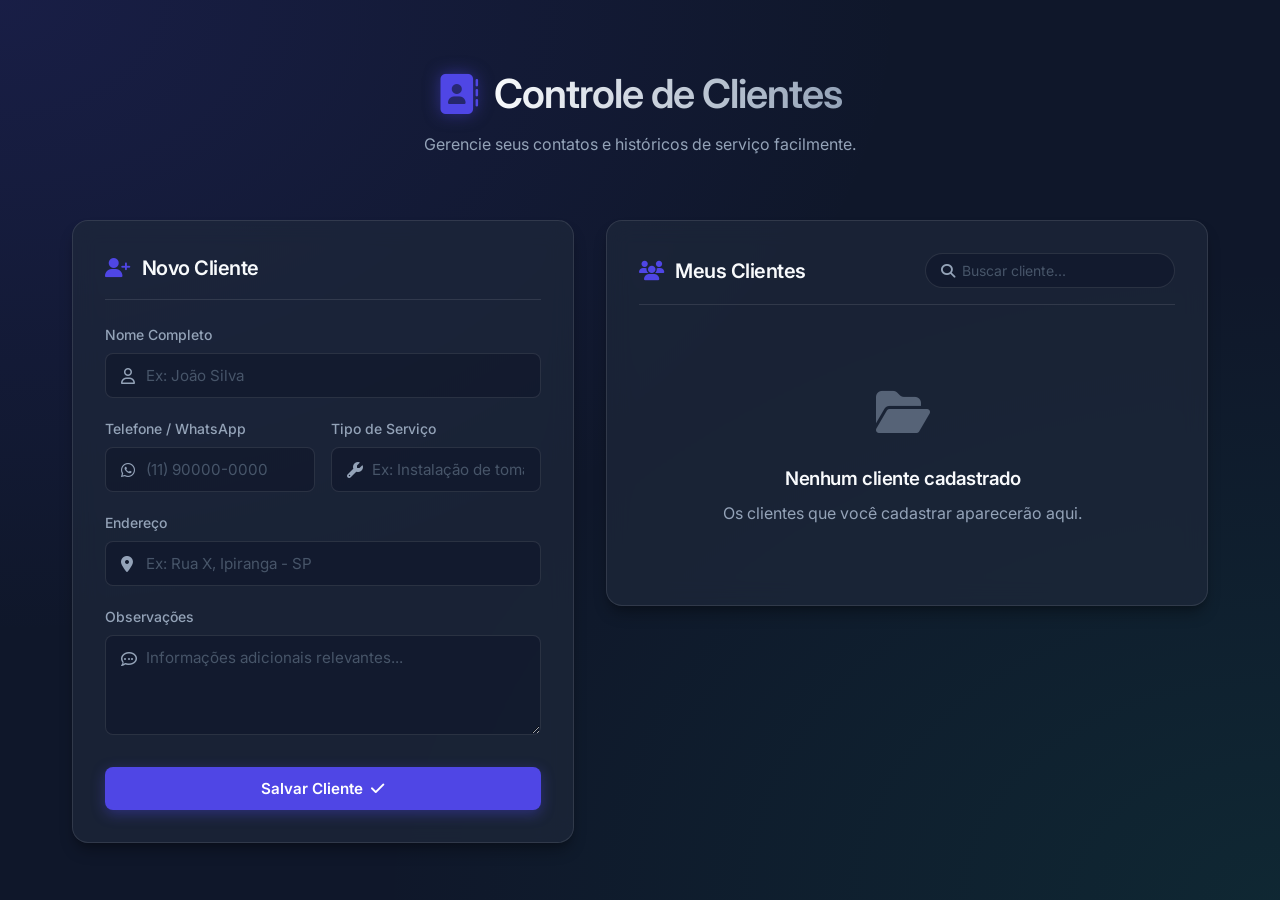
<file: index.html>
<!DOCTYPE html>
<html lang="pt-BR">
<head>
    <meta charset="UTF-8">
    <meta name="viewport" content="width=device-width, initial-scale=1.0">
    <title>Cadastro de Clientes - MEI</title>
    <!-- Font Awesome for icons -->
    <link rel="stylesheet" href="https://cdnjs.cloudflare.com/ajax/libs/font-awesome/6.4.0/css/all.min.css">
    <!-- Google Fonts: Inter -->
    <link href="https://fonts.googleapis.com/css2?family=Inter:wght@300;400;500;600;700&display=swap" rel="stylesheet">
    <link rel="stylesheet" href="style.css">
</head>
<body>
    <div class="app-container">
        <!-- Header -->
        <header class="app-header">
            <div class="logo">
                <i class="fa-solid fa-address-book"></i>
                <h1>Controle de Clientes</h1>
            </div>
            <p class="subtitle">Gerencie seus contatos e históricos de serviço facilmente.</p>
        </header>

        <main class="main-content">
            <!-- Form Section -->
            <section class="form-section">
                <div class="card glass-effect">
                    <h2><i class="fa-solid fa-user-plus"></i> Novo Cliente</h2>
                    <form id="clientForm">
                        <input type="hidden" id="clientId">
                        
                        <div class="form-group">
                            <label for="clientName">Nome Completo</label>
                            <div class="input-wrapper">
                                <i class="fa-regular fa-user"></i>
                                <input type="text" id="clientName" placeholder="Ex: João Silva" required>
                            </div>
                        </div>

                        <div class="form-row">
                            <div class="form-group">
                                <label for="clientPhone">Telefone / WhatsApp</label>
                                <div class="input-wrapper">
                                    <i class="fa-brands fa-whatsapp"></i>
                                    <input type="tel" id="clientPhone" placeholder="(11) 90000-0000" required>
                                </div>
                            </div>

                            <div class="form-group">
                                <label for="clientService">Tipo de Serviço</label>
                                <div class="input-wrapper">
                                    <i class="fa-solid fa-wrench"></i>
                                    <input type="text" id="clientService" placeholder="Ex: Instalação de tomada" required>
                                </div>
                            </div>
                        </div>

                        <div class="form-group">
                            <label for="clientAddress">Endereço</label>
                            <div class="input-wrapper">
                                <i class="fa-solid fa-location-dot"></i>
                                <input type="text" id="clientAddress" placeholder="Ex: Rua X, Ipiranga - SP" required>
                            </div>
                        </div>

                        <div class="form-group">
                            <label for="clientNotes">Observações</label>
                            <div class="input-wrapper align-top">
                                <i class="fa-regular fa-comment-dots"></i>
                                <textarea id="clientNotes" rows="3" placeholder="Informações adicionais relevantes..."></textarea>
                            </div>
                        </div>

                        <div class="form-actions">
                            <button type="submit" class="btn btn-primary" id="saveBtn">
                                <span class="btn-text">Salvar Cliente</span>
                                <i class="fa-solid fa-check"></i>
                            </button>
                            <button type="button" class="btn btn-secondary" id="cancelBtn" style="display: none;">
                                Cancelar
                            </button>
                        </div>
                    </form>
                </div>
            </section>

            <!-- List Section -->
            <section class="list-section">
                <div class="card">
                    <div class="list-header">
                        <h2><i class="fa-solid fa-users"></i> Meus Clientes</h2>
                        <div class="search-box">
                            <i class="fa-solid fa-search"></i>
                            <input type="text" id="searchInput" placeholder="Buscar cliente...">
                        </div>
                    </div>
                    
                    <div class="clients-container">
                        <!-- Empty State -->
                        <div id="emptyState" class="empty-state">
                            <div class="empty-icon">
                                <i class="fa-solid fa-folder-open"></i>
                            </div>
                            <h3>Nenhum cliente cadastrado</h3>
                            <p>Os clientes que você cadastrar aparecerão aqui.</p>
                        </div>

                        <!-- Clients List -->
                        <ul id="clientsList" class="clients-list">
                            <!-- Client cards will be dynamically injected here -->
                        </ul>
                    </div>
                </div>
            </section>
        </main>
    </div>

    <script src="script.js"></script>
</body>
</html>
</file>
<file: style.css>
/* =========================================================================
   Design System & Variables
   ========================================================================= */
:root {
    /* Colors */
    --primary-color: #4F46E5; /* Indigo */
    --primary-hover: #4338CA;
    --background-color: #0F172A; /* Slate 900 */
    --card-background: rgba(30, 41, 59, 0.7); /* Slate 800 with opacity */
    --text-primary: #F8FAFC; /* Slate 50 */
    --text-secondary: #94A3B8; /* Slate 400 */
    --border-color: rgba(255, 255, 255, 0.1);
    
    /* Input Colors */
    --input-bg: rgba(15, 23, 42, 0.6);
    --input-focus-border: var(--primary-color);
    --input-focus-glow: rgba(79, 70, 229, 0.2);

    /* State Colors */
    --error-color: #EF4444; /* Red 500 */
    --success-color: #10B981; /* Emerald 500 */
    
    /* Glassmorphism */
    --glass-blur: blur(12px);
    
    /* Shadows & Radii */
    --shadow-sm: 0 1px 2px 0 rgba(0, 0, 0, 0.05);
    --shadow-md: 0 4px 6px -1px rgba(0, 0, 0, 0.1), 0 2px 4px -1px rgba(0, 0, 0, 0.06);
    --shadow-lg: 0 10px 15px -3px rgba(0, 0, 0, 0.3), 0 4px 6px -2px rgba(0, 0, 0, 0.15);
    --radius-sm: 0.375rem;
    --radius-md: 0.5rem;
    --radius-lg: 1rem;
    --radius-full: 9999px;
    
    /* Transitions */
    --transition-fast: 150ms ease-in-out;
    --transition-normal: 250ms ease-in-out;
}

/* =========================================================================
   Reset & Base Styles
   ========================================================================= */
* {
    margin: 0;
    padding: 0;
    box-sizing: border-box;
}

body {
    font-family: 'Inter', -apple-system, BlinkMacSystemFont, "Segoe UI", Roboto, Helvetica, Arial, sans-serif;
    background-color: var(--background-color);
    background-image: 
        radial-gradient(at 0% 0%, rgba(79, 70, 229, 0.15) 0px, transparent 50%),
        radial-gradient(at 100% 100%, rgba(16, 185, 129, 0.1) 0px, transparent 50%);
    background-attachment: fixed;
    color: var(--text-primary);
    line-height: 1.5;
    min-height: 100vh;
}

/* =========================================================================
   Typography & Utilities
   ========================================================================= */
h1, h2, h3, h4, h5, h6 {
    font-weight: 600;
    letter-spacing: -0.025em;
    color: var(--text-primary);
}

.subtitle {
    color: var(--text-secondary);
    font-size: 1rem;
    margin-top: 0.5rem;
}

/* =========================================================================
   Layout Containers
   ========================================================================= */
.app-container {
    max-width: 1200px;
    margin: 0 auto;
    padding: 2rem;
    display: flex;
    flex-direction: column;
    gap: 2rem;
}

.app-header {
    text-align: center;
    padding: 2rem 0;
}

.logo {
    display: flex;
    align-items: center;
    justify-content: center;
    gap: 1rem;
    margin-bottom: 0.5rem;
}

.logo i {
    font-size: 2.5rem;
    color: var(--primary-color);
    filter: drop-shadow(0 0 8px rgba(79, 70, 229, 0.5));
}

.logo h1 {
    font-size: 2.5rem;
    background: linear-gradient(to right, #F8FAFC, #94A3B8);
    -webkit-background-clip: text;
    -webkit-text-fill-color: transparent;
}

.main-content {
    display: grid;
    grid-template-columns: 1fr 1.2fr;
    gap: 2rem;
    align-items: start;
}

@media (max-width: 992px) {
    .main-content {
        grid-template-columns: 1fr;
    }
}

/* =========================================================================
   Cards (Glassmorphism)
   ========================================================================= */
.card {
    background: var(--card-background);
    backdrop-filter: var(--glass-blur);
    -webkit-backdrop-filter: var(--glass-blur);
    border: 1px solid var(--border-color);
    border-radius: var(--radius-lg);
    padding: 2rem;
    box-shadow: var(--shadow-lg);
    transition: transform var(--transition-normal), box-shadow var(--transition-normal);
}

.card h2 {
    display: flex;
    align-items: center;
    gap: 0.75rem;
    margin-bottom: 1.5rem;
    font-size: 1.25rem;
    padding-bottom: 1rem;
    border-bottom: 1px solid var(--border-color);
}

.card h2 i {
    color: var(--primary-color);
}

.list-header {
    display: flex;
    justify-content: space-between;
    align-items: center;
    border-bottom: 1px solid var(--border-color);
    padding-bottom: 1rem;
    margin-bottom: 1.5rem;
}

.list-header h2 {
    border-bottom: none;
    margin-bottom: 0;
    padding-bottom: 0;
}

/* =========================================================================
   Forms & Inputs
   ========================================================================= */
.form-group {
    margin-bottom: 1.25rem;
}

.form-row {
    display: grid;
    grid-template-columns: 1fr 1fr;
    gap: 1rem;
}

@media (max-width: 640px) {
    .form-row {
        grid-template-columns: 1fr;
    }
}

label {
    display: block;
    font-size: 0.875rem;
    font-weight: 500;
    color: var(--text-secondary);
    margin-bottom: 0.5rem;
}

.input-wrapper {
    position: relative;
    display: flex;
    align-items: center;
}

.input-wrapper i {
    position: absolute;
    left: 1rem;
    color: var(--text-secondary);
    transition: color var(--transition-fast);
}

.input-wrapper.align-top i {
    top: 1rem;
}

input, textarea {
    width: 100%;
    background-color: var(--input-bg);
    border: 1px solid var(--border-color);
    color: var(--text-primary);
    border-radius: var(--radius-md);
    padding: 0.75rem 1rem 0.75rem 2.5rem;
    font-family: inherit;
    font-size: 0.95rem;
    transition: all var(--transition-fast);
}

textarea {
    resize: vertical;
    min-height: 100px;
}

input:focus, textarea:focus {
    outline: none;
    border-color: var(--input-focus-border);
    box-shadow: 0 0 0 3px var(--input-focus-glow);
    background-color: rgba(30, 41, 59, 0.9);
}

input:focus + i, textarea:focus + i,
.input-wrapper:focus-within i {
    color: var(--primary-color);
}

input::placeholder, textarea::placeholder {
    color: #475569;
}

.search-box {
    position: relative;
    width: 250px;
}

.search-box input {
    border-radius: var(--radius-full);
    padding: 0.5rem 1rem 0.5rem 2.25rem;
    font-size: 0.875rem;
}

.search-box i {
    position: absolute;
    left: 1rem;
    top: 50%;
    transform: translateY(-50%);
    color: var(--text-secondary);
    font-size: 0.875rem;
}

/* =========================================================================
   Buttons
   ========================================================================= */
.form-actions {
    display: flex;
    gap: 1rem;
    margin-top: 2rem;
}

.btn {
    display: inline-flex;
    align-items: center;
    justify-content: center;
    gap: 0.5rem;
    padding: 0.75rem 1.5rem;
    border: none;
    border-radius: var(--radius-md);
    font-family: inherit;
    font-size: 0.95rem;
    font-weight: 600;
    cursor: pointer;
    transition: all var(--transition-fast);
    position: relative;
    overflow: hidden;
}

.btn::after {
    content: '';
    position: absolute;
    top: 50%;
    left: 50%;
    width: 5px;
    height: 5px;
    background: rgba(255, 255, 255, 0.5);
    opacity: 0;
    border-radius: 100%;
    transform: scale(1, 1) translate(-50%);
    transform-origin: 50% 50%;
}

@keyframes ripple {
    0% { transform: scale(0, 0); opacity: 0.5; }
    100% { transform: scale(20, 20); opacity: 0; }
}

.btn:active::after {
    animation: ripple 0.6s ease-out;
}

.btn-primary {
    background-color: var(--primary-color);
    color: white;
    flex: 1;
    box-shadow: 0 4px 14px 0 rgba(79, 70, 229, 0.39);
}

.btn-primary:hover {
    background-color: var(--primary-hover);
    transform: translateY(-1px);
    box-shadow: 0 6px 20px rgba(79, 70, 229, 0.4);
}

.btn-primary:active {
    transform: translateY(1px);
}

.btn-secondary {
    background-color: transparent;
    color: var(--text-secondary);
    border: 1px solid var(--border-color);
}

.btn-secondary:hover {
    background-color: rgba(255, 255, 255, 0.05);
    color: var(--text-primary);
}

/* =========================================================================
   Client List & Items
   ========================================================================= */
.clients-container {
    max-height: 600px;
    overflow-y: auto;
    padding-right: 0.5rem;
}

/* Custom Scrollbar */
.clients-container::-webkit-scrollbar {
    width: 6px;
}
.clients-container::-webkit-scrollbar-track {
    background: transparent;
}
.clients-container::-webkit-scrollbar-thumb {
    background-color: var(--border-color);
    border-radius: var(--radius-full);
}

.empty-state {
    text-align: center;
    padding: 3rem 1rem;
    color: var(--text-secondary);
}

.empty-icon {
    font-size: 3rem;
    margin-bottom: 1rem;
    opacity: 0.5;
}

.empty-state h3 {
    color: var(--text-primary);
    margin-bottom: 0.5rem;
}

.clients-list {
    list-style: none;
    display: flex;
    flex-direction: column;
    gap: 1rem;
}

.client-item {
    background-color: rgba(30, 41, 59, 0.5);
    border: 1px solid var(--border-color);
    border-radius: var(--radius-md);
    padding: 1.25rem;
    transition: all var(--transition-fast);
    animation: fadeIn 0.4s ease-out forwards;
}

@keyframes fadeIn {
    from { opacity: 0; transform: translateY(10px); }
    to { opacity: 1; transform: translateY(0); }
}

.client-item:hover {
    background-color: rgba(30, 41, 59, 0.8);
    border-color: rgba(255, 255, 255, 0.2);
    transform: translateY(-2px);
    box-shadow: var(--shadow-md);
}

.client-header {
    display: flex;
    justify-content: space-between;
    align-items: flex-start;
    margin-bottom: 0.75rem;
}

.client-info h3 {
    font-size: 1.1rem;
    margin-bottom: 0.25rem;
    display: flex;
    align-items: center;
    gap: 0.5rem;
}

.client-service {
    display: inline-block;
    background-color: rgba(79, 70, 229, 0.2);
    color: #818CF8;
    padding: 0.25rem 0.5rem;
    border-radius: var(--radius-sm);
    font-size: 0.75rem;
    font-weight: 500;
}

.client-actions {
    display: flex;
    gap: 0.5rem;
}

.action-btn {
    background: transparent;
    border: none;
    color: var(--text-secondary);
    cursor: pointer;
    width: 32px;
    height: 32px;
    border-radius: var(--radius-full);
    display: flex;
    align-items: center;
    justify-content: center;
    transition: all var(--transition-fast);
}

.edit-btn:hover {
    background-color: rgba(79, 70, 229, 0.2);
    color: #818CF8;
}

.delete-btn:hover {
    background-color: rgba(239, 68, 68, 0.2);
    color: var(--error-color);
}

.client-details {
    display: grid;
    grid-template-columns: 1fr 1fr;
    gap: 0.5rem;
    font-size: 0.875rem;
    color: var(--text-secondary);
    margin-bottom: 0.75rem;
}

@media (max-width: 480px) {
    .client-details {
        grid-template-columns: 1fr;
    }
}

.detail-item {
    display: flex;
    align-items: center;
    gap: 0.5rem;
}

.client-notes {
    font-size: 0.875rem;
    color: var(--text-secondary);
    background-color: rgba(15, 23, 42, 0.4);
    padding: 0.75rem;
    border-radius: var(--radius-sm);
    border-left: 2px solid var(--primary-color);
}
</file>
